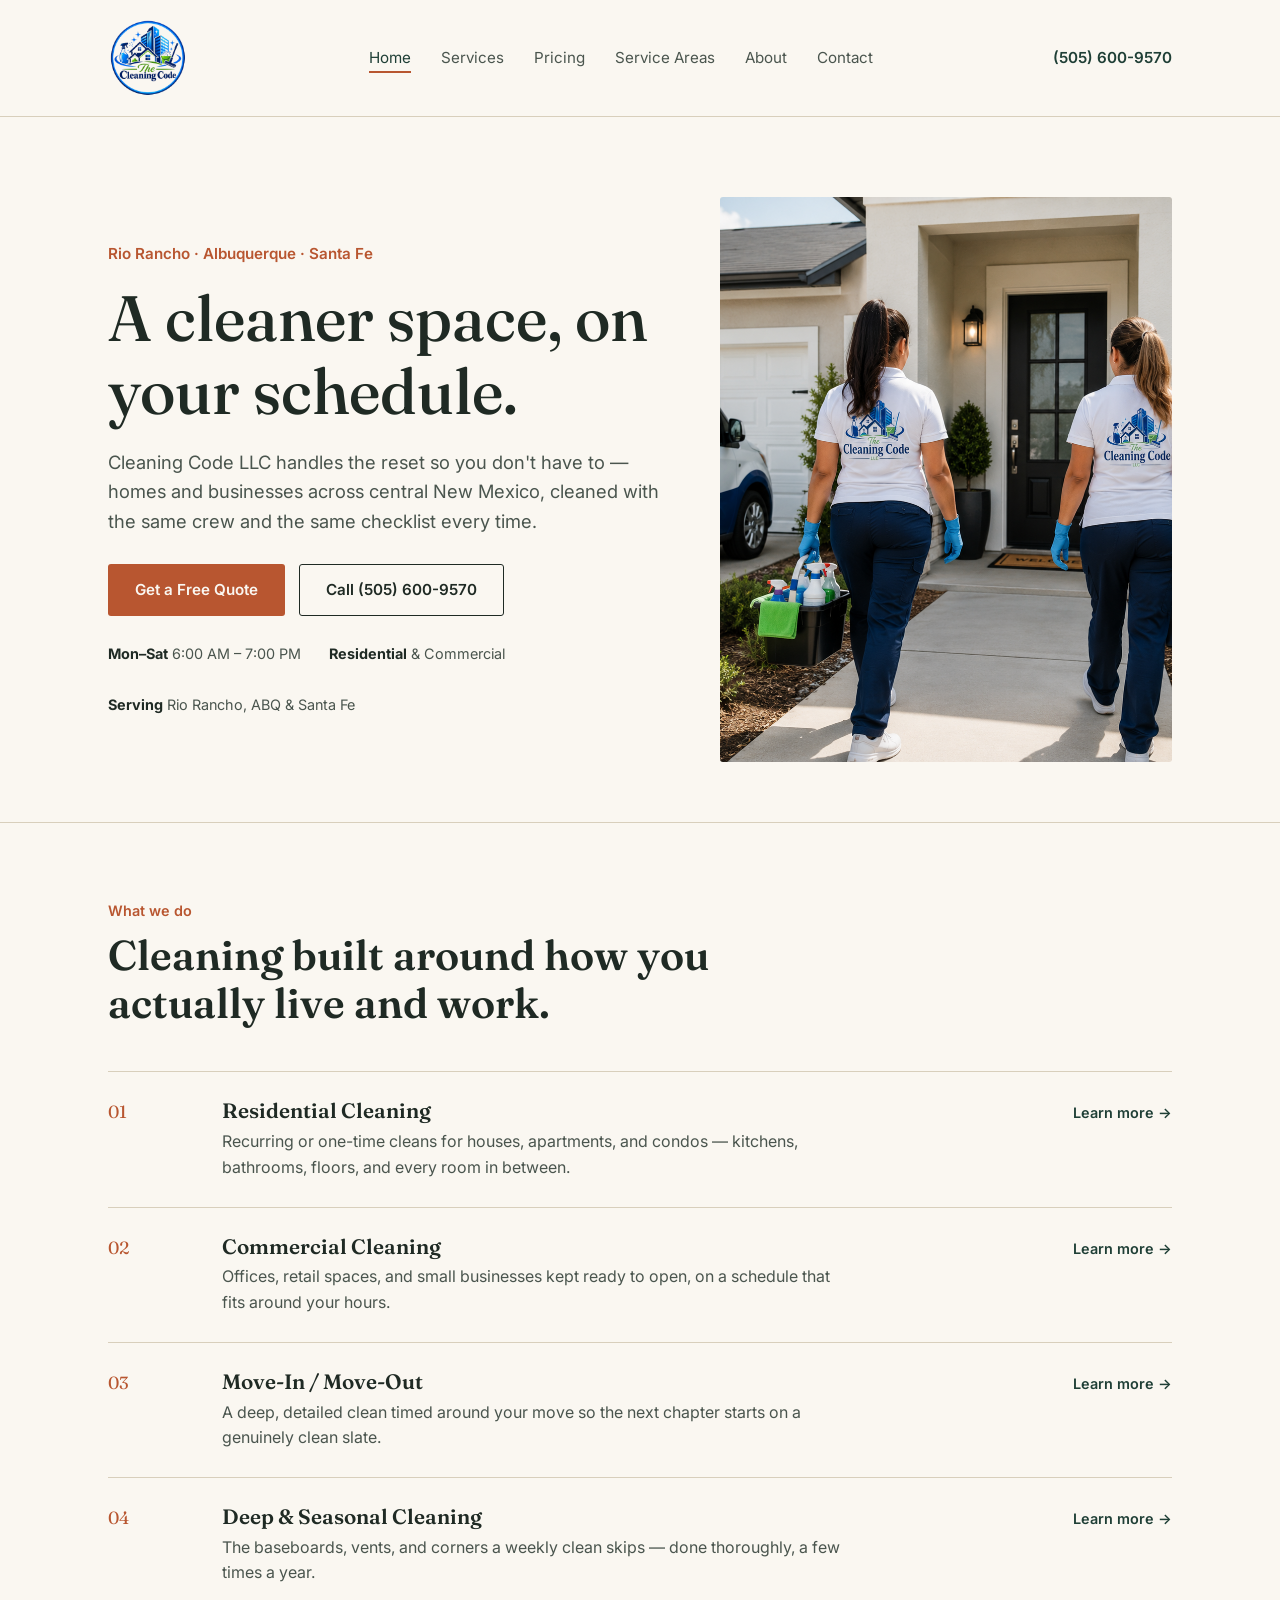
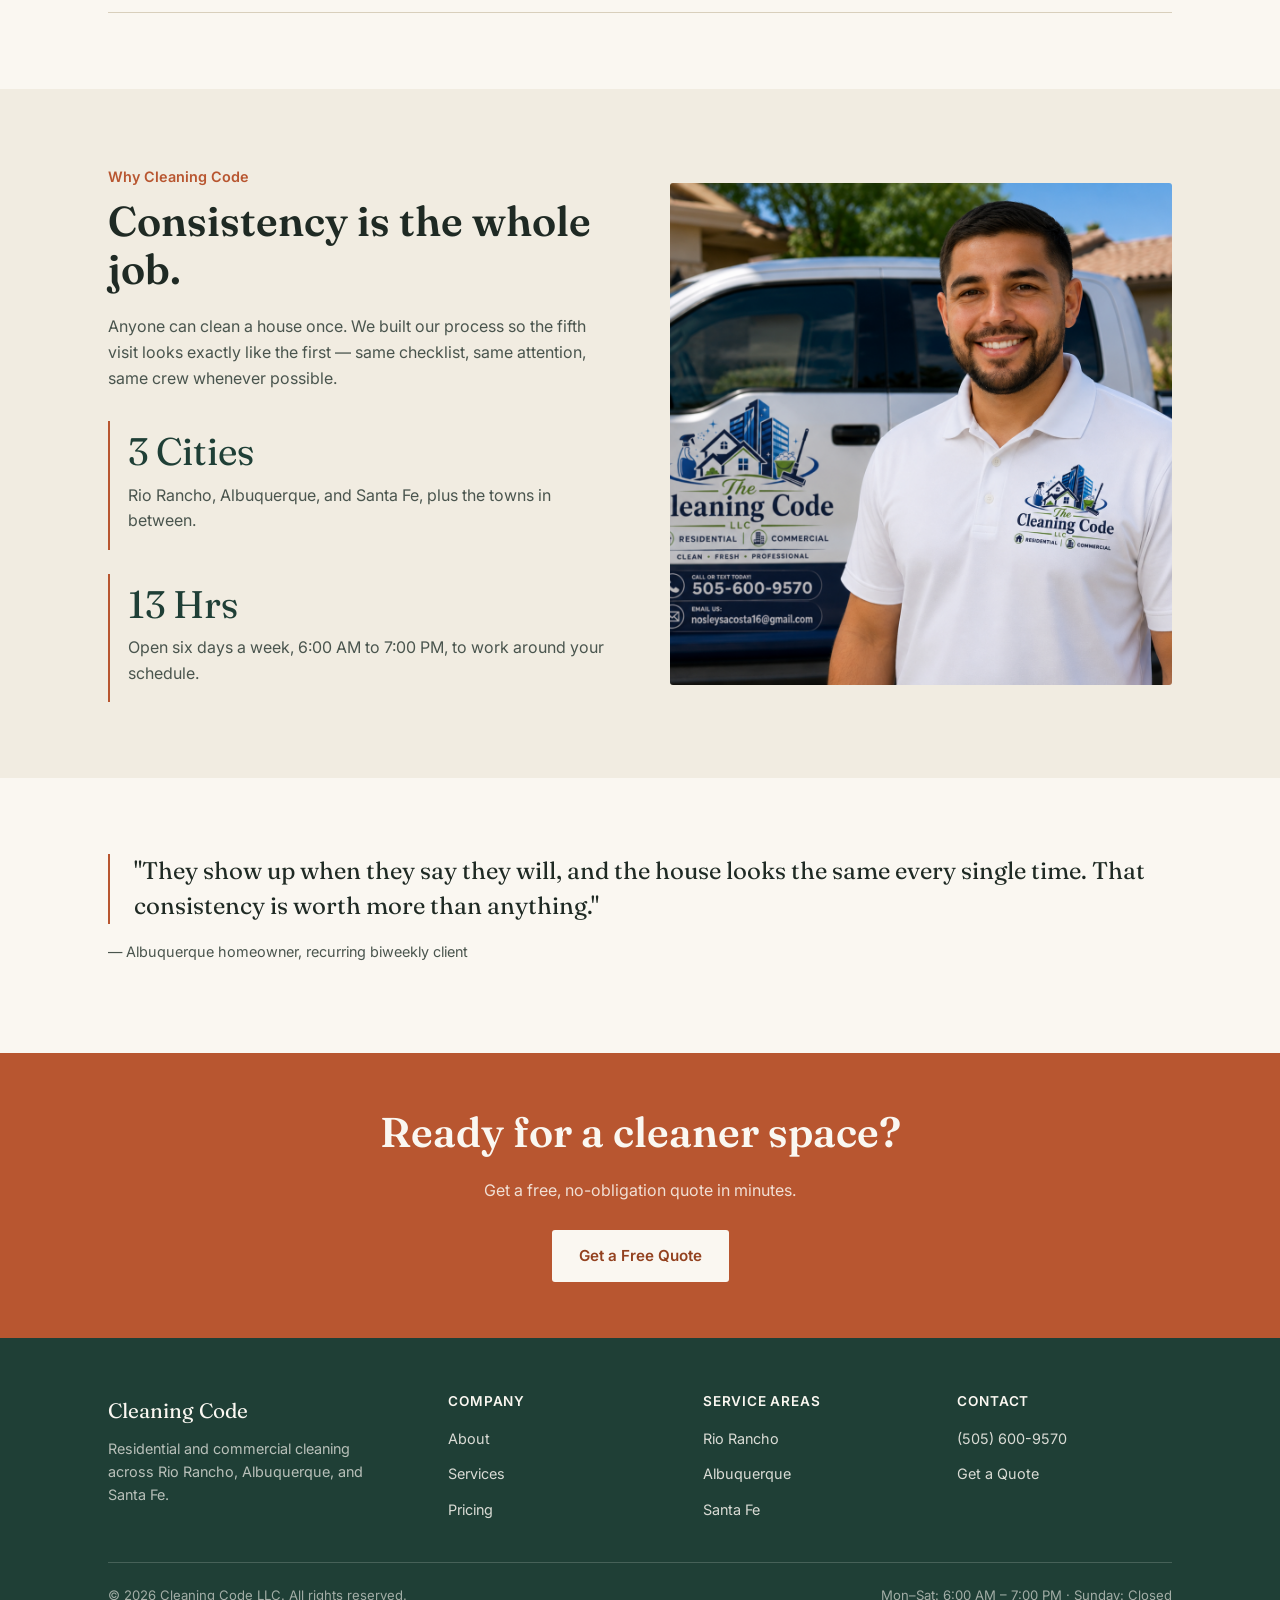
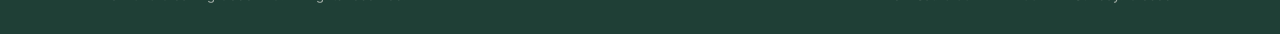
<file: index.html>
<!DOCTYPE html>
<html lang="en">
<head>
<meta charset="UTF-8">
<meta name="viewport" content="width=device-width, initial-scale=1.0">
<title>Cleaning Code LLC | Residential & Commercial Cleaning in Rio Rancho, Albuquerque & Santa Fe</title>
<meta name="description" content="Reliable residential and commercial cleaning serving Rio Rancho, Albuquerque, Santa Fe and surrounding areas. Call (505) 600-9570.">
<link rel="preconnect" href="https://fonts.googleapis.com">
<link href="https://fonts.googleapis.com/css2?family=Fraunces:wght@400;500;600&family=Inter:wght@400;500;600;700&display=swap" rel="stylesheet">
<link rel="stylesheet" href="css/style.css">
<link rel="icon" href="images/logo-circle.png">
</head>
<body>

<header class="site-header">
  <div class="container">
    <a href="index.html" class="wordmark"><img src="images/logo-circle.png" alt="The Cleaning Code LLC"></a>
    <nav class="main-nav">
      <ul>
        <li><a href="index.html" class="active">Home</a></li>
        <li><a href="services.html">Services</a></li>
        <li><a href="pricing.html">Pricing</a></li>
        <li><a href="service-areas.html">Service Areas</a></li>
        <li><a href="about.html">About</a></li>
        <li><a href="contact.html">Contact</a></li>
      </ul>
    </nav>
    <a href="tel:+15056009570" class="header-phone">(505) 600-9570</a>
    <button class="nav-toggle" aria-label="Menu"><span></span><span></span><span></span></button>
  </div>
</header>

<section class="hero">
  <div class="container">
    <div>
      <div class="hero-eyebrow">Rio Rancho &middot; Albuquerque &middot; Santa Fe</div>
      <h1>A cleaner space, on your schedule.</h1>
      <p class="hero-lede">Cleaning Code LLC handles the reset so you don't have to &mdash; homes and businesses across central New Mexico, cleaned with the same crew and the same checklist every time.</p>
      <div class="hero-actions">
        <a href="contact.html" class="btn btn-primary">Get a Free Quote</a>
        <a href="tel:+15056009570" class="btn btn-outline">Call (505) 600-9570</a>
      </div>
      <div class="hero-trust">
        <span><strong>Mon&ndash;Sat</strong> 6:00 AM &ndash; 7:00 PM</span>
        <span><strong>Residential</strong> &amp; Commercial</span>
        <span><strong>Serving</strong> Rio Rancho, ABQ &amp; Santa Fe</span>
      </div>
    </div>
    <div class="photo-frame">
      <img src="images/hero-team.png" alt="Cleaning Code LLC team arriving at a client's home">
    </div>
  </div>
</section>

<section class="section">
  <div class="container">
    <div class="section-head">
      <div class="section-eyebrow">What we do</div>
      <h2>Cleaning built around how you actually live and work.</h2>
    </div>
    <div class="service-ledger">
      <div class="service-row">
        <span class="num">01</span>
        <div>
          <h3>Residential Cleaning</h3>
          <p>Recurring or one-time cleans for houses, apartments, and condos &mdash; kitchens, bathrooms, floors, and every room in between.</p>
        </div>
        <a href="services.html" class="row-link">Learn more &rarr;</a>
      </div>
      <div class="service-row">
        <span class="num">02</span>
        <div>
          <h3>Commercial Cleaning</h3>
          <p>Offices, retail spaces, and small businesses kept ready to open, on a schedule that fits around your hours.</p>
        </div>
        <a href="services.html" class="row-link">Learn more &rarr;</a>
      </div>
      <div class="service-row">
        <span class="num">03</span>
        <div>
          <h3>Move-In / Move-Out</h3>
          <p>A deep, detailed clean timed around your move so the next chapter starts on a genuinely clean slate.</p>
        </div>
        <a href="services.html" class="row-link">Learn more &rarr;</a>
      </div>
      <div class="service-row">
        <span class="num">04</span>
        <div>
          <h3>Deep &amp; Seasonal Cleaning</h3>
          <p>The baseboards, vents, and corners a weekly clean skips &mdash; done thoroughly, a few times a year.</p>
        </div>
        <a href="services.html" class="row-link">Learn more &rarr;</a>
      </div>
    </div>
  </div>
</section>

<section class="section section-dim">
  <div class="container split">
    <div>
      <div class="section-eyebrow">Why Cleaning Code</div>
      <h2>Consistency is the whole job.</h2>
      <p>Anyone can clean a house once. We built our process so the fifth visit looks exactly like the first &mdash; same checklist, same attention, same crew whenever possible.</p>
      <div class="stat-list">
        <div class="stat-block">
          <span class="stat-num">3 Cities</span>
          <p>Rio Rancho, Albuquerque, and Santa Fe, plus the towns in between.</p>
        </div>
        <div class="stat-block">
          <span class="stat-num">13 Hrs</span>
          <p>Open six days a week, 6:00 AM to 7:00 PM, to work around your schedule.</p>
        </div>
      </div>
    </div>
    <div class="photo-frame square">
      <img src="images/about-technician.png" alt="Cleaning Code LLC technician in front of a branded service truck">
    </div>
  </div>
</section>

<section class="section">
  <div class="container">
    <blockquote class="quote-block">
      "They show up when they say they will, and the house looks the same every single time. That consistency is worth more than anything."
    </blockquote>
    <p class="quote-attr">&mdash; Albuquerque homeowner, recurring biweekly client</p>
  </div>
</section>

<section class="cta-band">
  <div class="container">
    <h2>Ready for a cleaner space?</h2>
    <p style="color: rgba(250,247,241,0.85); margin: 0 auto 26px;">Get a free, no-obligation quote in minutes.</p>
    <a href="contact.html" class="btn btn-primary">Get a Free Quote</a>
  </div>
</section>

<footer class="site-footer">
  <div class="container">
    <div class="footer-grid">
      <div>
        <span class="footer-wordmark">Cleaning Code</span>
        <p class="footer-tag">Residential and commercial cleaning across Rio Rancho, Albuquerque, and Santa Fe.</p>
      </div>
      <div>
        <h4>Company</h4>
        <ul>
          <li><a href="about.html">About</a></li>
          <li><a href="services.html">Services</a></li>
          <li><a href="pricing.html">Pricing</a></li>
        </ul>
      </div>
      <div>
        <h4>Service Areas</h4>
        <ul>
          <li><a href="service-areas.html">Rio Rancho</a></li>
          <li><a href="service-areas.html">Albuquerque</a></li>
          <li><a href="service-areas.html">Santa Fe</a></li>
        </ul>
      </div>
      <div>
        <h4>Contact</h4>
        <ul>
          <li><a href="tel:+15056009570">(505) 600-9570</a></li>
          <li><a href="contact.html">Get a Quote</a></li>
        </ul>
      </div>
    </div>
    <div class="footer-bottom">
      <span>&copy; 2026 Cleaning Code LLC. All rights reserved.</span>
      <span>Mon&ndash;Sat: 6:00 AM &ndash; 7:00 PM &middot; Sunday: Closed</span>
    </div>
  </div>
</footer>

<script src="js/main.js"></script>
</body>
</html>
</file>
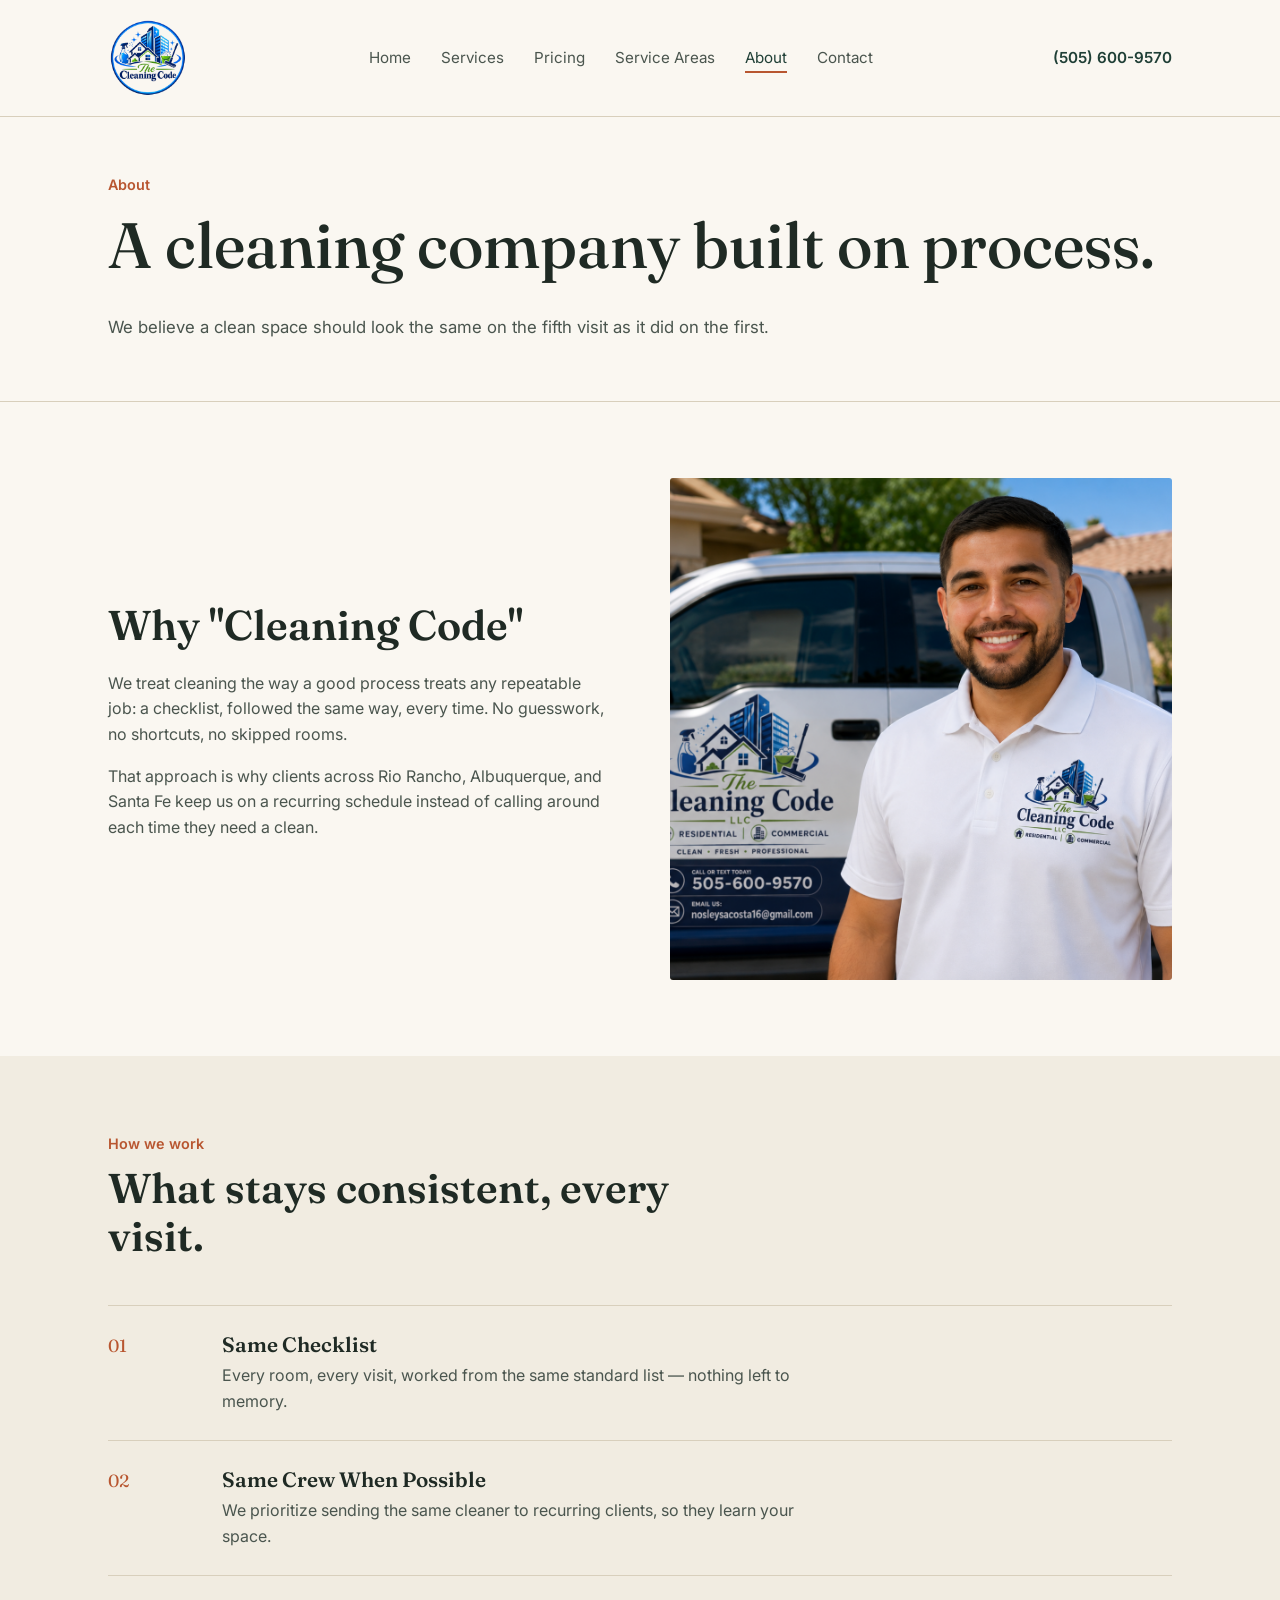
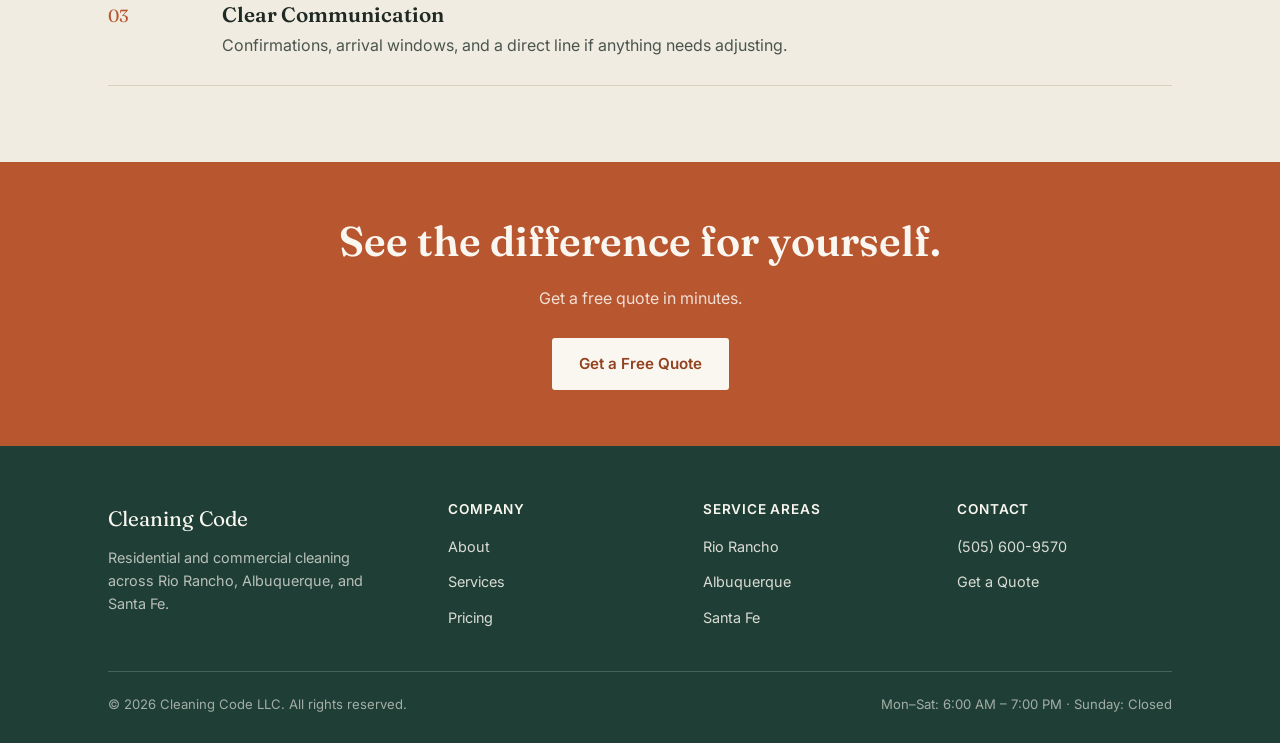
<file: about.html>
<!DOCTYPE html>
<html lang="en">
<head>
<meta charset="UTF-8">
<meta name="viewport" content="width=device-width, initial-scale=1.0">
<title>About | Cleaning Code LLC</title>
<meta name="description" content="Cleaning Code LLC is a residential and commercial cleaning company serving central New Mexico.">
<link rel="preconnect" href="https://fonts.googleapis.com">
<link href="https://fonts.googleapis.com/css2?family=Fraunces:wght@400;500;600&family=Inter:wght@400;500;600;700&display=swap" rel="stylesheet">
<link rel="stylesheet" href="css/style.css">
<link rel="icon" href="images/logo-circle.png">
</head>
<body>

<header class="site-header">
  <div class="container">
    <a href="index.html" class="wordmark"><img src="images/logo-circle.png" alt="The Cleaning Code LLC"></a>
    <nav class="main-nav">
      <ul>
        <li><a href="index.html">Home</a></li>
        <li><a href="services.html">Services</a></li>
        <li><a href="pricing.html">Pricing</a></li>
        <li><a href="service-areas.html">Service Areas</a></li>
        <li><a href="about.html" class="active">About</a></li>
        <li><a href="contact.html">Contact</a></li>
      </ul>
    </nav>
    <a href="tel:+15056009570" class="header-phone">(505) 600-9570</a>
    <button class="nav-toggle" aria-label="Menu"><span></span><span></span><span></span></button>
  </div>
</header>

<section class="page-header">
  <div class="container">
    <div class="section-eyebrow">About</div>
    <h1>A cleaning company built on process.</h1>
    <p>We believe a clean space should look the same on the fifth visit as it did on the first.</p>
  </div>
</section>

<section class="section">
  <div class="container split">
    <div>
      <h2>Why "Cleaning Code"</h2>
      <p>We treat cleaning the way a good process treats any repeatable job: a checklist, followed the same way, every time. No guesswork, no shortcuts, no skipped rooms.</p>
      <p>That approach is why clients across Rio Rancho, Albuquerque, and Santa Fe keep us on a recurring schedule instead of calling around each time they need a clean.</p>
    </div>
    <div class="photo-frame square">
      <img src="images/about-technician.png" alt="Cleaning Code LLC technician in front of a branded service truck">
    </div>
  </div>
</section>

<section class="section section-dim">
  <div class="container">
    <div class="section-head">
      <div class="section-eyebrow">How we work</div>
      <h2>What stays consistent, every visit.</h2>
    </div>
    <div class="service-ledger">
      <div class="service-row">
        <span class="num">01</span>
        <div>
          <h3>Same Checklist</h3>
          <p>Every room, every visit, worked from the same standard list &mdash; nothing left to memory.</p>
        </div>
        <span></span>
      </div>
      <div class="service-row">
        <span class="num">02</span>
        <div>
          <h3>Same Crew When Possible</h3>
          <p>We prioritize sending the same cleaner to recurring clients, so they learn your space.</p>
        </div>
        <span></span>
      </div>
      <div class="service-row">
        <span class="num">03</span>
        <div>
          <h3>Clear Communication</h3>
          <p>Confirmations, arrival windows, and a direct line if anything needs adjusting.</p>
        </div>
        <span></span>
      </div>
    </div>
  </div>
</section>

<section class="cta-band">
  <div class="container">
    <h2>See the difference for yourself.</h2>
    <p style="color: rgba(250,247,241,0.85); margin: 0 auto 26px;">Get a free quote in minutes.</p>
    <a href="contact.html" class="btn btn-primary">Get a Free Quote</a>
  </div>
</section>

<footer class="site-footer">
  <div class="container">
    <div class="footer-grid">
      <div>
        <span class="footer-wordmark">Cleaning Code</span>
        <p class="footer-tag">Residential and commercial cleaning across Rio Rancho, Albuquerque, and Santa Fe.</p>
      </div>
      <div>
        <h4>Company</h4>
        <ul>
          <li><a href="about.html">About</a></li>
          <li><a href="services.html">Services</a></li>
          <li><a href="pricing.html">Pricing</a></li>
        </ul>
      </div>
      <div>
        <h4>Service Areas</h4>
        <ul>
          <li><a href="service-areas.html">Rio Rancho</a></li>
          <li><a href="service-areas.html">Albuquerque</a></li>
          <li><a href="service-areas.html">Santa Fe</a></li>
        </ul>
      </div>
      <div>
        <h4>Contact</h4>
        <ul>
          <li><a href="tel:+15056009570">(505) 600-9570</a></li>
          <li><a href="contact.html">Get a Quote</a></li>
        </ul>
      </div>
    </div>
    <div class="footer-bottom">
      <span>&copy; 2026 Cleaning Code LLC. All rights reserved.</span>
      <span>Mon&ndash;Sat: 6:00 AM &ndash; 7:00 PM &middot; Sunday: Closed</span>
    </div>
  </div>
</footer>

<script src="js/main.js"></script>
</body>
</html>
</file>
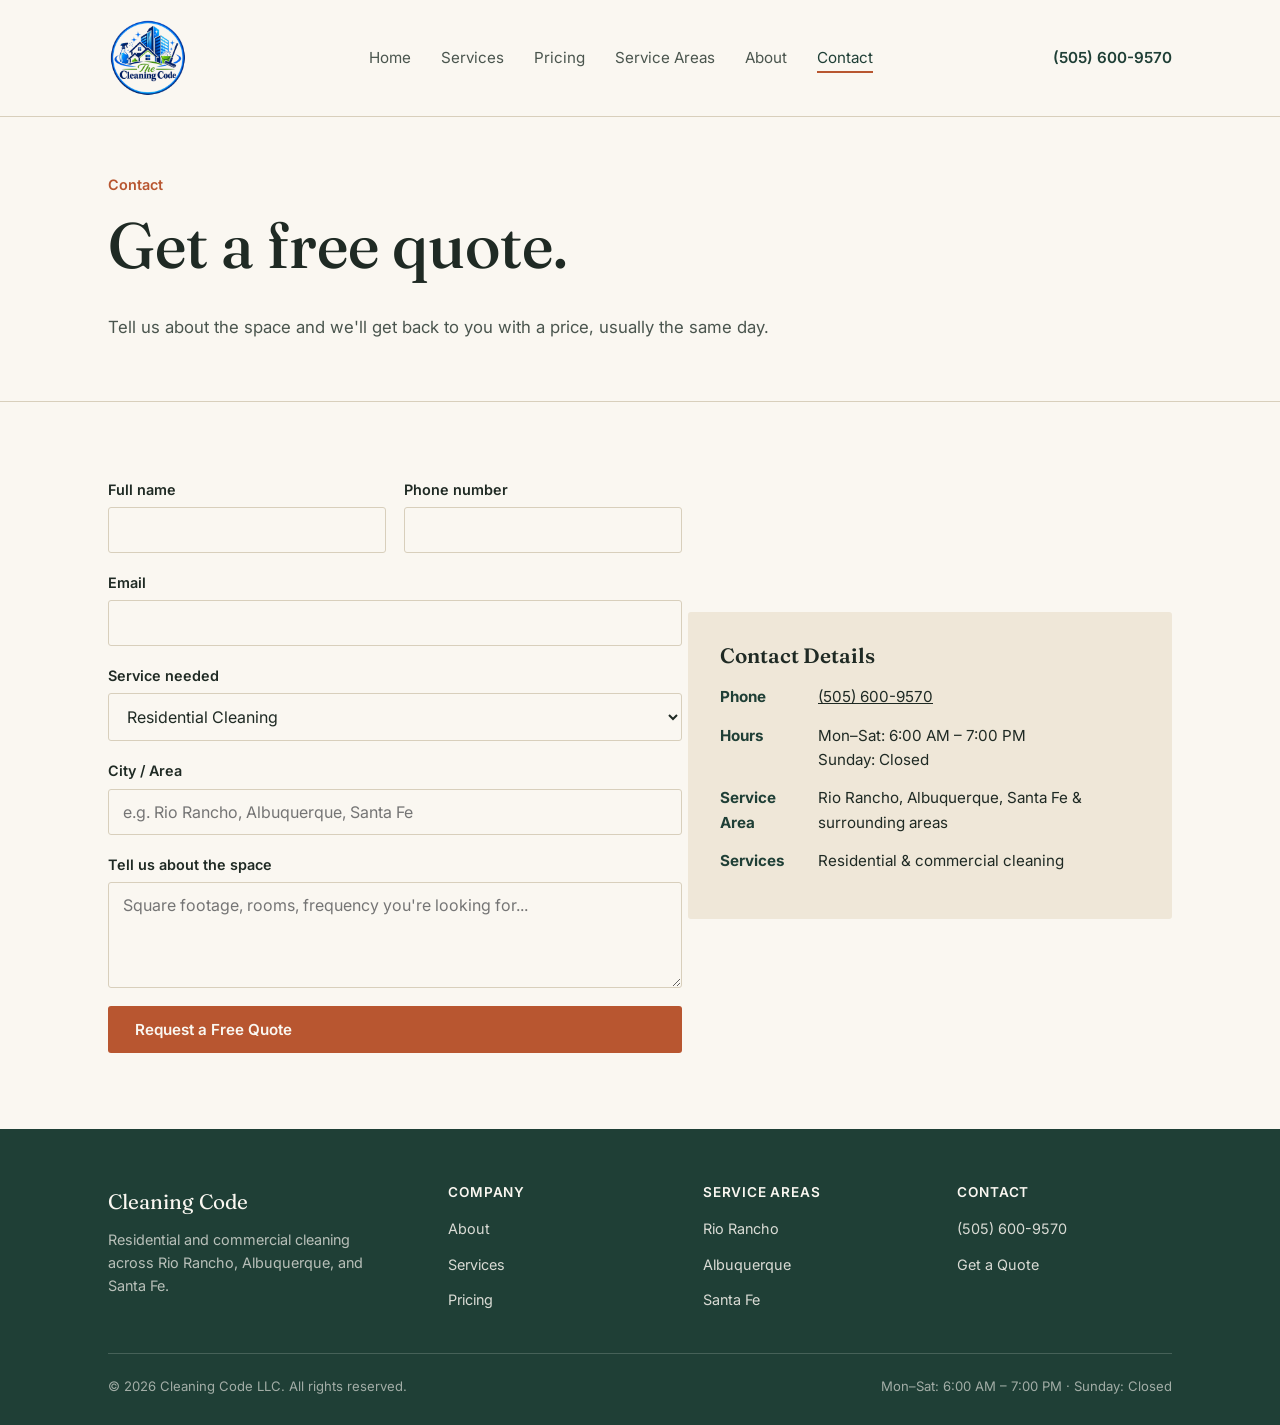
<file: contact.html>
<!DOCTYPE html>
<html lang="en">
<head>
<meta charset="UTF-8">
<meta name="viewport" content="width=device-width, initial-scale=1.0">
<title>Contact | Cleaning Code LLC</title>
<meta name="description" content="Get a free cleaning quote from Cleaning Code LLC. Call (505) 600-9570 or send a message.">
<link rel="preconnect" href="https://fonts.googleapis.com">
<link href="https://fonts.googleapis.com/css2?family=Fraunces:wght@400;500;600&family=Inter:wght@400;500;600;700&display=swap" rel="stylesheet">
<link rel="stylesheet" href="css/style.css">
<link rel="icon" href="images/logo-circle.png">
</head>
<body>

<header class="site-header">
  <div class="container">
    <a href="index.html" class="wordmark"><img src="images/logo-circle.png" alt="The Cleaning Code LLC"></a>
    <nav class="main-nav">
      <ul>
        <li><a href="index.html">Home</a></li>
        <li><a href="services.html">Services</a></li>
        <li><a href="pricing.html">Pricing</a></li>
        <li><a href="service-areas.html">Service Areas</a></li>
        <li><a href="about.html">About</a></li>
        <li><a href="contact.html" class="active">Contact</a></li>
      </ul>
    </nav>
    <a href="tel:+15056009570" class="header-phone">(505) 600-9570</a>
    <button class="nav-toggle" aria-label="Menu"><span></span><span></span><span></span></button>
  </div>
</header>

<section class="page-header">
  <div class="container">
    <div class="section-eyebrow">Contact</div>
    <h1>Get a free quote.</h1>
    <p>Tell us about the space and we'll get back to you with a price, usually the same day.</p>
  </div>
</section>

<section class="section">
  <div class="container split">
    <form class="contact-form" action="https://api.web3forms.com/submit" method="POST">
      <input type="hidden" name="access_key" value="7f39a92b-761e-40e9-8341-b0eaa24a37a0">
      <input type="hidden" name="subject" value="New Quote Request - Cleaning Code LLC">
      <input type="hidden" name="redirect" value="https://enriquemendoza99.github.io/cleaning-code-llc/thank-you.html">
      <div class="form-two">
        <div class="form-row">
          <label for="name">Full name</label>
          <input type="text" id="name" name="name" required>
        </div>
        <div class="form-row">
          <label for="phone">Phone number</label>
          <input type="tel" id="phone" name="phone" required>
        </div>
      </div>
      <div class="form-row">
        <label for="email">Email</label>
        <input type="email" id="email" name="email" required>
      </div>
      <div class="form-row">
        <label for="service">Service needed</label>
        <select id="service" name="service">
          <option>Residential Cleaning</option>
          <option>Commercial Cleaning</option>
          <option>Move-In / Move-Out Cleaning</option>
          <option>Deep & Seasonal Cleaning</option>
          <option>Post-Construction Cleanup</option>
          <option>Not sure yet</option>
        </select>
      </div>
      <div class="form-row">
        <label for="address">City / Area</label>
        <input type="text" id="address" name="address" placeholder="e.g. Rio Rancho, Albuquerque, Santa Fe">
      </div>
      <div class="form-row">
        <label for="message">Tell us about the space</label>
        <textarea id="message" name="message" rows="4" placeholder="Square footage, rooms, frequency you're looking for..."></textarea>
      </div>
      <button type="submit" class="btn btn-primary">Request a Free Quote</button>
    </form>

    <div class="info-card">
      <h3>Contact Details</h3>
      <div class="info-line"><strong>Phone</strong> <a href="tel:+15056009570">(505) 600-9570</a></div>
      <div class="info-line"><strong>Hours</strong> Mon&ndash;Sat: 6:00 AM &ndash; 7:00 PM<br>Sunday: Closed</div>
      <div class="info-line"><strong>Service Area</strong> Rio Rancho, Albuquerque, Santa Fe &amp; surrounding areas</div>
      <div class="info-line"><strong>Services</strong> Residential &amp; commercial cleaning</div>
    </div>
  </div>
</section>

<footer class="site-footer">
  <div class="container">
    <div class="footer-grid">
      <div>
        <span class="footer-wordmark">Cleaning Code</span>
        <p class="footer-tag">Residential and commercial cleaning across Rio Rancho, Albuquerque, and Santa Fe.</p>
      </div>
      <div>
        <h4>Company</h4>
        <ul>
          <li><a href="about.html">About</a></li>
          <li><a href="services.html">Services</a></li>
          <li><a href="pricing.html">Pricing</a></li>
        </ul>
      </div>
      <div>
        <h4>Service Areas</h4>
        <ul>
          <li><a href="service-areas.html">Rio Rancho</a></li>
          <li><a href="service-areas.html">Albuquerque</a></li>
          <li><a href="service-areas.html">Santa Fe</a></li>
        </ul>
      </div>
      <div>
        <h4>Contact</h4>
        <ul>
          <li><a href="tel:+15056009570">(505) 600-9570</a></li>
          <li><a href="contact.html">Get a Quote</a></li>
        </ul>
      </div>
    </div>
    <div class="footer-bottom">
      <span>&copy; 2026 Cleaning Code LLC. All rights reserved.</span>
      <span>Mon&ndash;Sat: 6:00 AM &ndash; 7:00 PM &middot; Sunday: Closed</span>
    </div>
  </div>
</footer>

<script src="js/main.js"></script>
</body>
</html>
</file>
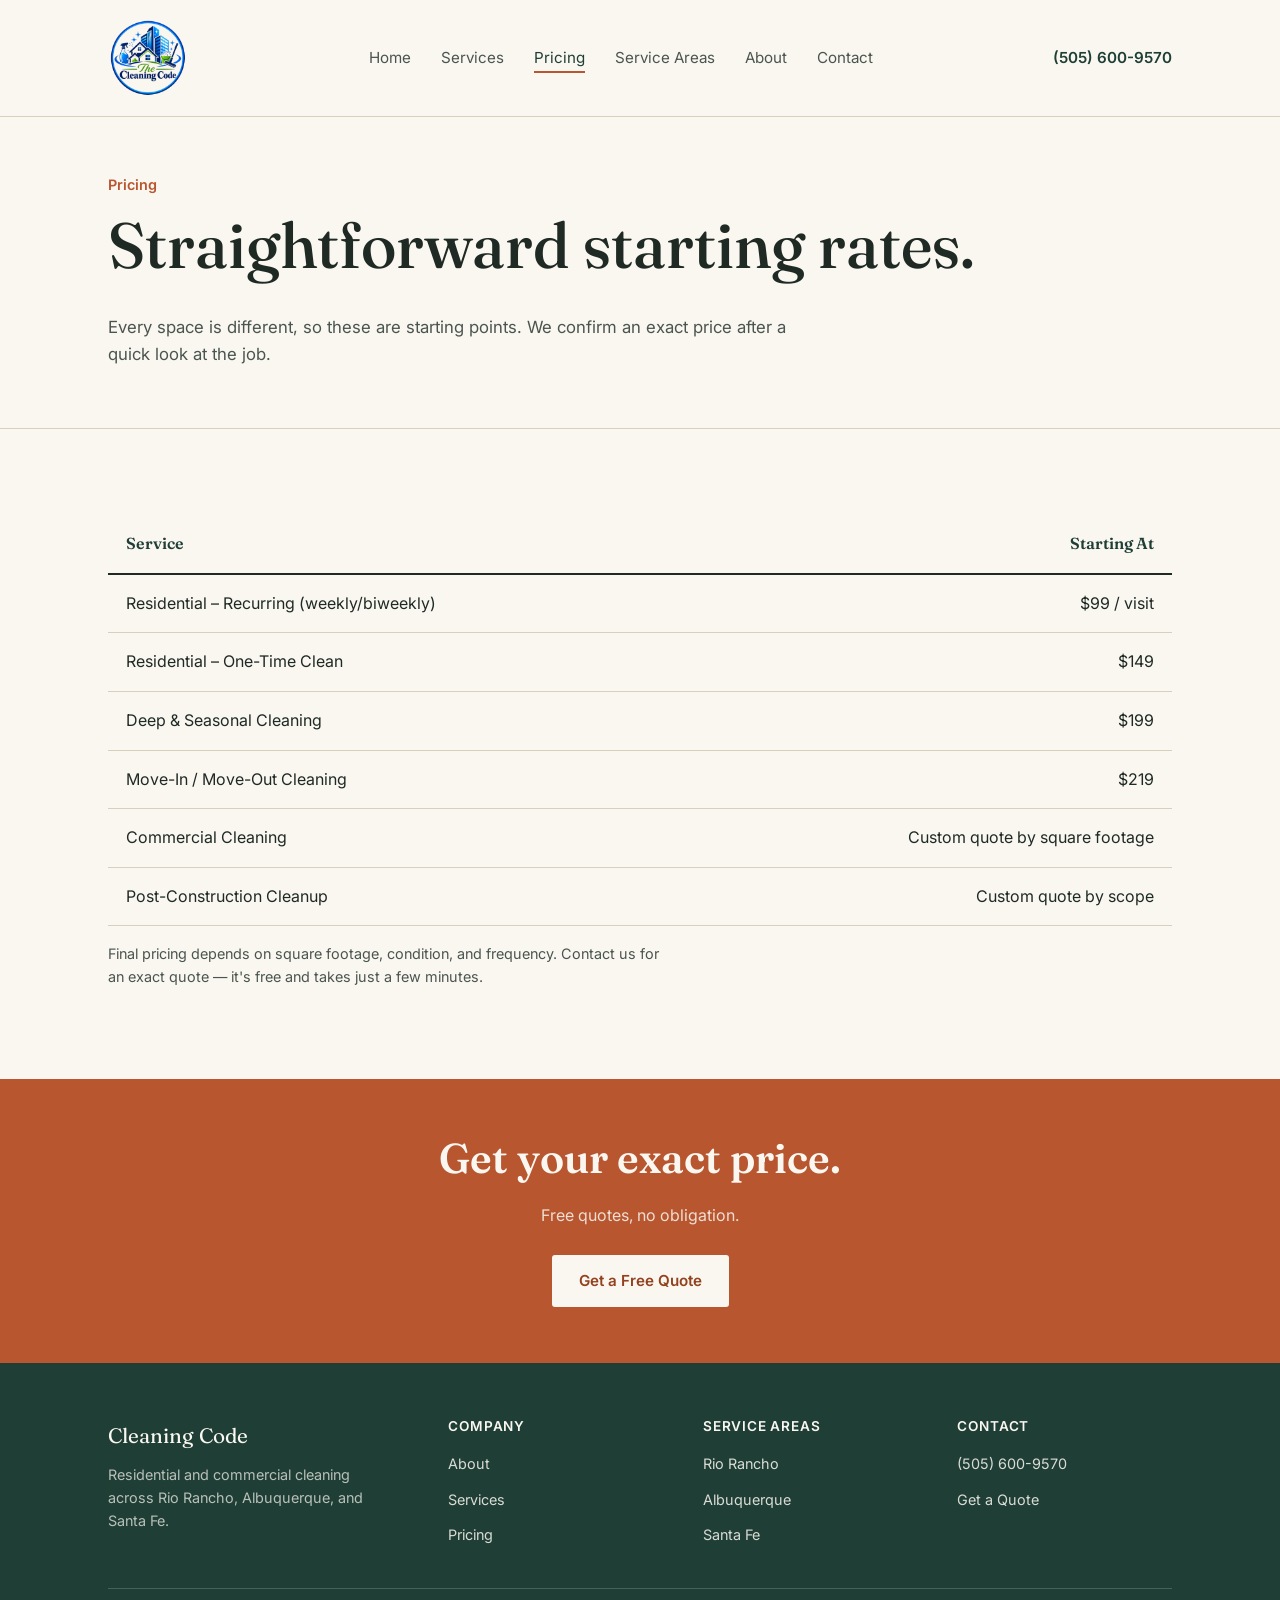
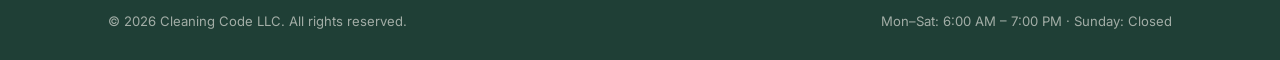
<file: pricing.html>
<!DOCTYPE html>
<html lang="en">
<head>
<meta charset="UTF-8">
<meta name="viewport" content="width=device-width, initial-scale=1.0">
<title>Pricing | Cleaning Code LLC</title>
<meta name="description" content="Transparent starting rates for residential and commercial cleaning from Cleaning Code LLC.">
<link rel="preconnect" href="https://fonts.googleapis.com">
<link href="https://fonts.googleapis.com/css2?family=Fraunces:wght@400;500;600&family=Inter:wght@400;500;600;700&display=swap" rel="stylesheet">
<link rel="stylesheet" href="css/style.css">
<link rel="icon" href="images/logo-circle.png">
</head>
<body>

<header class="site-header">
  <div class="container">
    <a href="index.html" class="wordmark"><img src="images/logo-circle.png" alt="The Cleaning Code LLC"></a>
    <nav class="main-nav">
      <ul>
        <li><a href="index.html">Home</a></li>
        <li><a href="services.html">Services</a></li>
        <li><a href="pricing.html" class="active">Pricing</a></li>
        <li><a href="service-areas.html">Service Areas</a></li>
        <li><a href="about.html">About</a></li>
        <li><a href="contact.html">Contact</a></li>
      </ul>
    </nav>
    <a href="tel:+15056009570" class="header-phone">(505) 600-9570</a>
    <button class="nav-toggle" aria-label="Menu"><span></span><span></span><span></span></button>
  </div>
</header>

<section class="page-header">
  <div class="container">
    <div class="section-eyebrow">Pricing</div>
    <h1>Straightforward starting rates.</h1>
    <p>Every space is different, so these are starting points. We confirm an exact price after a quick look at the job.</p>
  </div>
</section>

<section class="section">
  <div class="container">
    <table class="pricing-table">
      <thead>
        <tr>
          <th>Service</th>
          <th>Starting At</th>
        </tr>
      </thead>
      <tbody>
        <tr>
          <td>Residential &ndash; Recurring (weekly/biweekly)</td>
          <td>$99 / visit</td>
        </tr>
        <tr>
          <td>Residential &ndash; One-Time Clean</td>
          <td>$149</td>
        </tr>
        <tr>
          <td>Deep &amp; Seasonal Cleaning</td>
          <td>$199</td>
        </tr>
        <tr>
          <td>Move-In / Move-Out Cleaning</td>
          <td>$219</td>
        </tr>
        <tr>
          <td>Commercial Cleaning</td>
          <td>Custom quote by square footage</td>
        </tr>
        <tr>
          <td>Post-Construction Cleanup</td>
          <td>Custom quote by scope</td>
        </tr>
      </tbody>
    </table>
    <p class="pricing-note">Final pricing depends on square footage, condition, and frequency. Contact us for an exact quote &mdash; it's free and takes just a few minutes.</p>
  </div>
</section>

<section class="cta-band">
  <div class="container">
    <h2>Get your exact price.</h2>
    <p style="color: rgba(250,247,241,0.85); margin: 0 auto 26px;">Free quotes, no obligation.</p>
    <a href="contact.html" class="btn btn-primary">Get a Free Quote</a>
  </div>
</section>

<footer class="site-footer">
  <div class="container">
    <div class="footer-grid">
      <div>
        <span class="footer-wordmark">Cleaning Code</span>
        <p class="footer-tag">Residential and commercial cleaning across Rio Rancho, Albuquerque, and Santa Fe.</p>
      </div>
      <div>
        <h4>Company</h4>
        <ul>
          <li><a href="about.html">About</a></li>
          <li><a href="services.html">Services</a></li>
          <li><a href="pricing.html">Pricing</a></li>
        </ul>
      </div>
      <div>
        <h4>Service Areas</h4>
        <ul>
          <li><a href="service-areas.html">Rio Rancho</a></li>
          <li><a href="service-areas.html">Albuquerque</a></li>
          <li><a href="service-areas.html">Santa Fe</a></li>
        </ul>
      </div>
      <div>
        <h4>Contact</h4>
        <ul>
          <li><a href="tel:+15056009570">(505) 600-9570</a></li>
          <li><a href="contact.html">Get a Quote</a></li>
        </ul>
      </div>
    </div>
    <div class="footer-bottom">
      <span>&copy; 2026 Cleaning Code LLC. All rights reserved.</span>
      <span>Mon&ndash;Sat: 6:00 AM &ndash; 7:00 PM &middot; Sunday: Closed</span>
    </div>
  </div>
</footer>

<script src="js/main.js"></script>
</body>
</html>
</file>
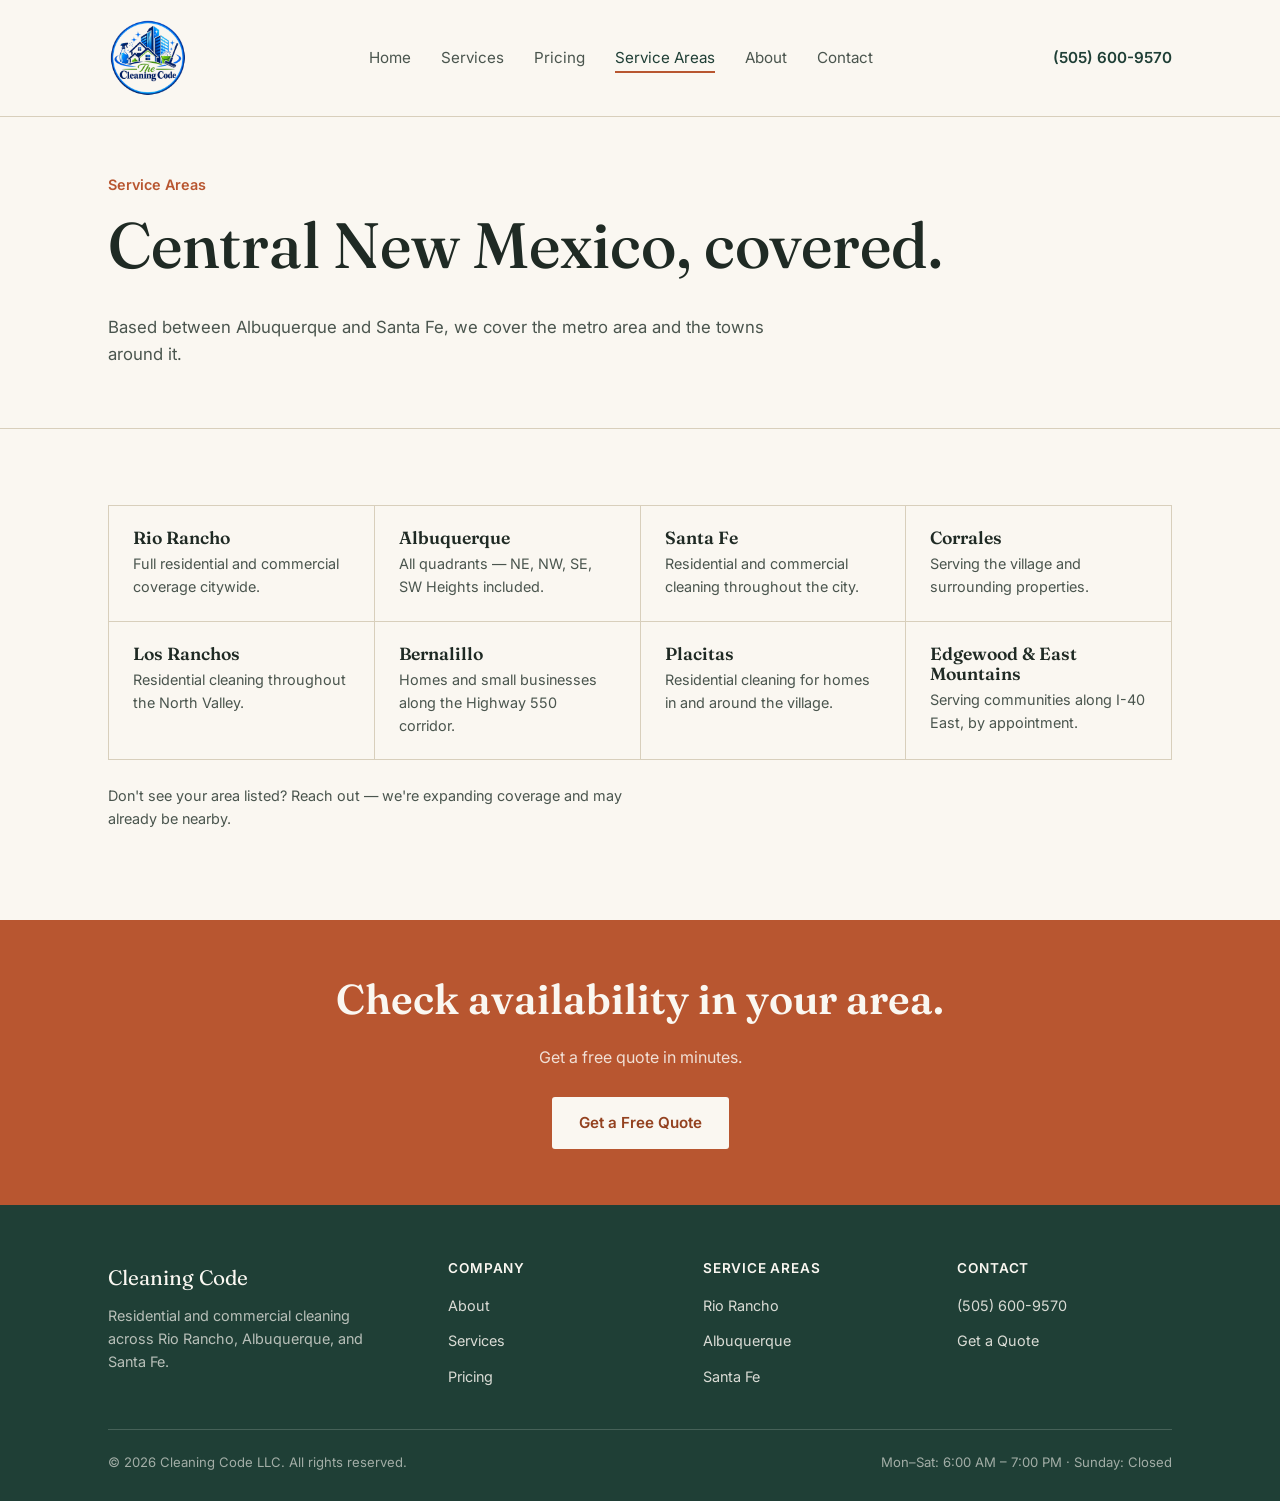
<file: service-areas.html>
<!DOCTYPE html>
<html lang="en">
<head>
<meta charset="UTF-8">
<meta name="viewport" content="width=device-width, initial-scale=1.0">
<title>Service Areas | Cleaning Code LLC</title>
<meta name="description" content="Cleaning Code LLC serves Rio Rancho, Albuquerque, Santa Fe, and surrounding areas.">
<link rel="preconnect" href="https://fonts.googleapis.com">
<link href="https://fonts.googleapis.com/css2?family=Fraunces:wght@400;500;600&family=Inter:wght@400;500;600;700&display=swap" rel="stylesheet">
<link rel="stylesheet" href="css/style.css">
<link rel="icon" href="images/logo-circle.png">
</head>
<body>

<header class="site-header">
  <div class="container">
    <a href="index.html" class="wordmark"><img src="images/logo-circle.png" alt="The Cleaning Code LLC"></a>
    <nav class="main-nav">
      <ul>
        <li><a href="index.html">Home</a></li>
        <li><a href="services.html">Services</a></li>
        <li><a href="pricing.html">Pricing</a></li>
        <li><a href="service-areas.html" class="active">Service Areas</a></li>
        <li><a href="about.html">About</a></li>
        <li><a href="contact.html">Contact</a></li>
      </ul>
    </nav>
    <a href="tel:+15056009570" class="header-phone">(505) 600-9570</a>
    <button class="nav-toggle" aria-label="Menu"><span></span><span></span><span></span></button>
  </div>
</header>

<section class="page-header">
  <div class="container">
    <div class="section-eyebrow">Service Areas</div>
    <h1>Central New Mexico, covered.</h1>
    <p>Based between Albuquerque and Santa Fe, we cover the metro area and the towns around it.</p>
  </div>
</section>

<section class="section">
  <div class="container">
    <div class="area-list">
      <div class="area-item">
        <h3>Rio Rancho</h3>
        <p>Full residential and commercial coverage citywide.</p>
      </div>
      <div class="area-item">
        <h3>Albuquerque</h3>
        <p>All quadrants &mdash; NE, NW, SE, SW Heights included.</p>
      </div>
      <div class="area-item">
        <h3>Santa Fe</h3>
        <p>Residential and commercial cleaning throughout the city.</p>
      </div>
      <div class="area-item">
        <h3>Corrales</h3>
        <p>Serving the village and surrounding properties.</p>
      </div>
      <div class="area-item">
        <h3>Los Ranchos</h3>
        <p>Residential cleaning throughout the North Valley.</p>
      </div>
      <div class="area-item">
        <h3>Bernalillo</h3>
        <p>Homes and small businesses along the Highway 550 corridor.</p>
      </div>
      <div class="area-item">
        <h3>Placitas</h3>
        <p>Residential cleaning for homes in and around the village.</p>
      </div>
      <div class="area-item">
        <h3>Edgewood &amp; East Mountains</h3>
        <p>Serving communities along I-40 East, by appointment.</p>
      </div>
    </div>
    <p style="margin-top: 24px; font-size: 0.9rem; color: var(--ink-soft);">Don't see your area listed? Reach out &mdash; we're expanding coverage and may already be nearby.</p>
  </div>
</section>

<section class="cta-band">
  <div class="container">
    <h2>Check availability in your area.</h2>
    <p style="color: rgba(250,247,241,0.85); margin: 0 auto 26px;">Get a free quote in minutes.</p>
    <a href="contact.html" class="btn btn-primary">Get a Free Quote</a>
  </div>
</section>

<footer class="site-footer">
  <div class="container">
    <div class="footer-grid">
      <div>
        <span class="footer-wordmark">Cleaning Code</span>
        <p class="footer-tag">Residential and commercial cleaning across Rio Rancho, Albuquerque, and Santa Fe.</p>
      </div>
      <div>
        <h4>Company</h4>
        <ul>
          <li><a href="about.html">About</a></li>
          <li><a href="services.html">Services</a></li>
          <li><a href="pricing.html">Pricing</a></li>
        </ul>
      </div>
      <div>
        <h4>Service Areas</h4>
        <ul>
          <li><a href="service-areas.html">Rio Rancho</a></li>
          <li><a href="service-areas.html">Albuquerque</a></li>
          <li><a href="service-areas.html">Santa Fe</a></li>
        </ul>
      </div>
      <div>
        <h4>Contact</h4>
        <ul>
          <li><a href="tel:+15056009570">(505) 600-9570</a></li>
          <li><a href="contact.html">Get a Quote</a></li>
        </ul>
      </div>
    </div>
    <div class="footer-bottom">
      <span>&copy; 2026 Cleaning Code LLC. All rights reserved.</span>
      <span>Mon&ndash;Sat: 6:00 AM &ndash; 7:00 PM &middot; Sunday: Closed</span>
    </div>
  </div>
</footer>

<script src="js/main.js"></script>
</body>
</html>
</file>
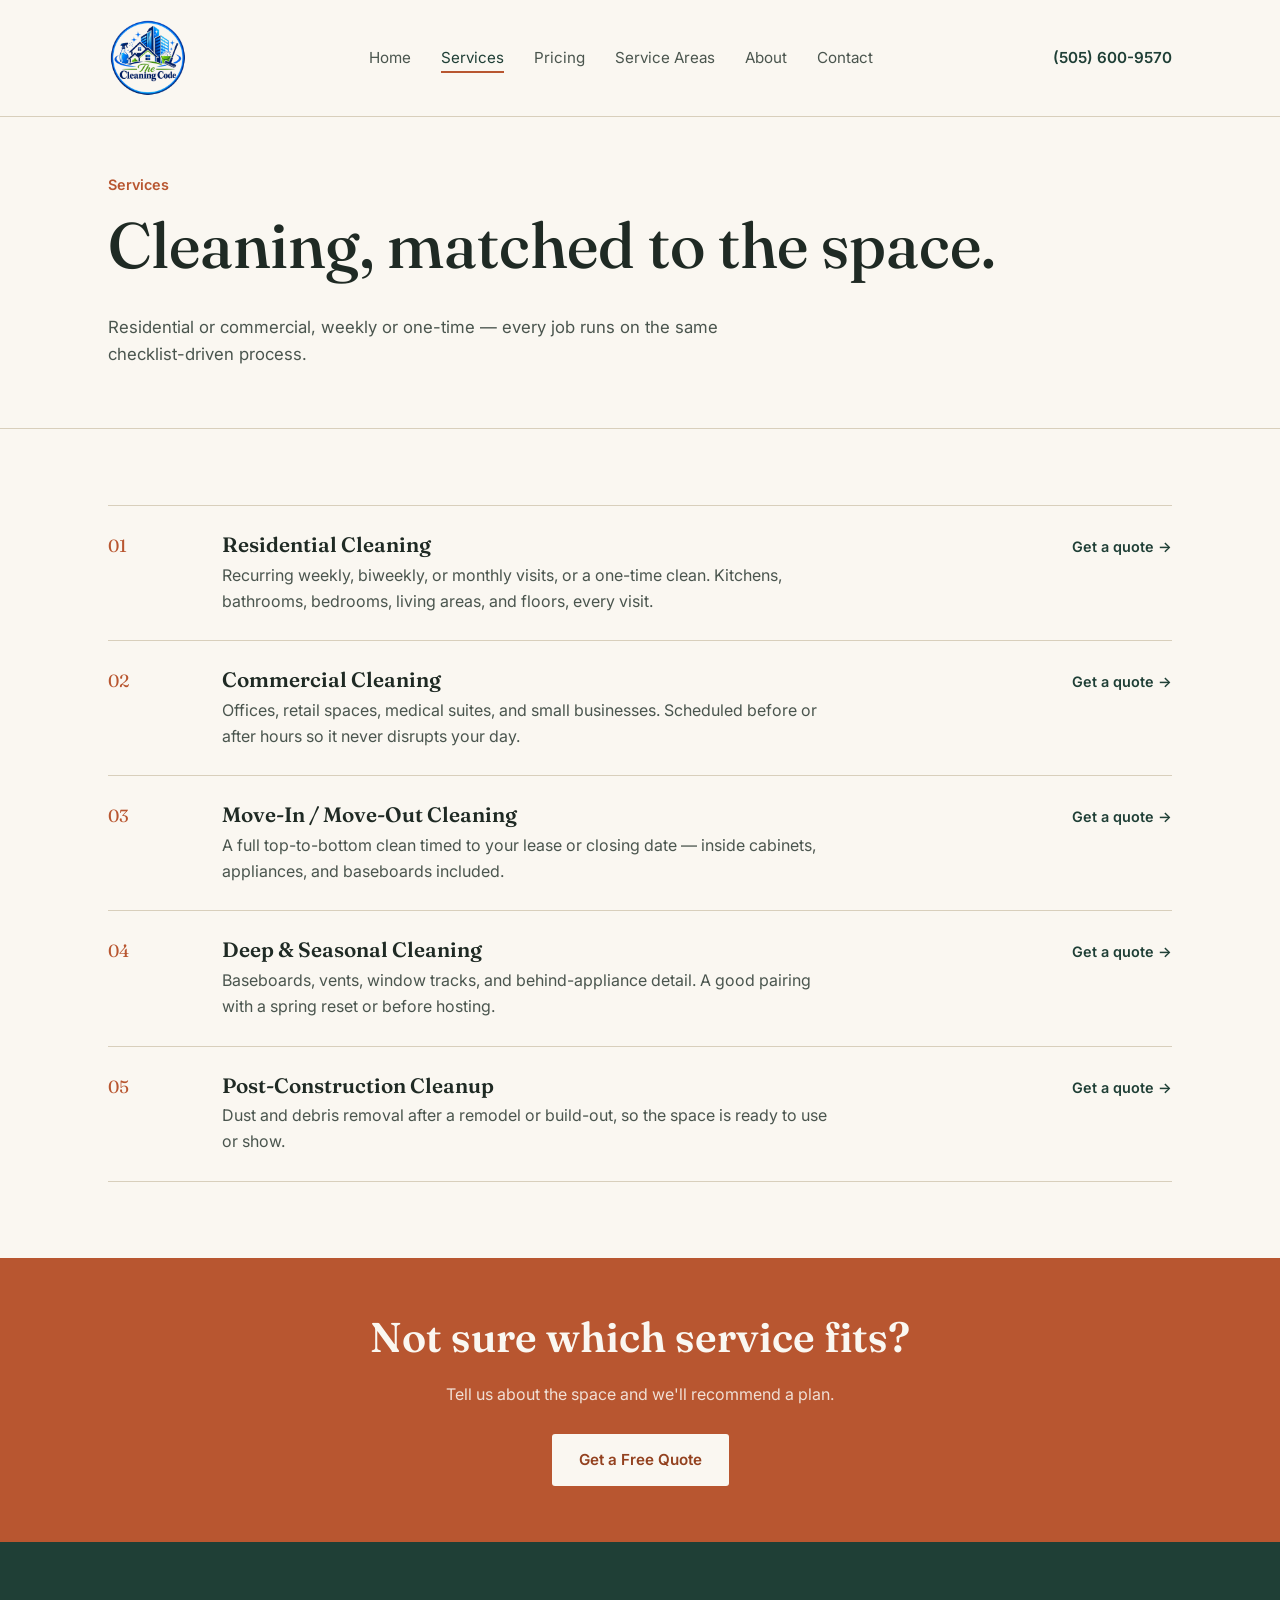
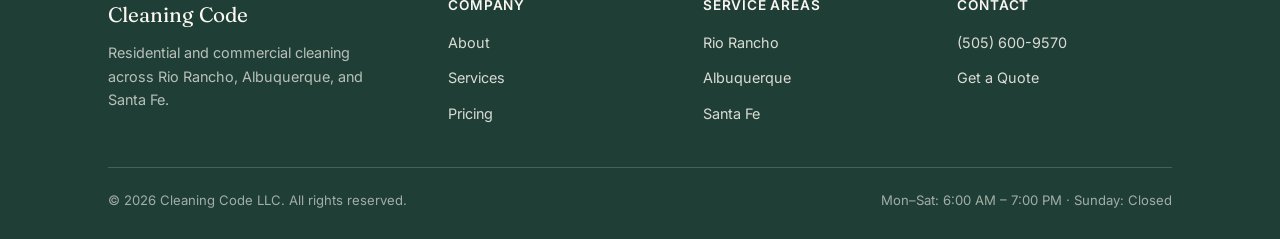
<file: services.html>
<!DOCTYPE html>
<html lang="en">
<head>
<meta charset="UTF-8">
<meta name="viewport" content="width=device-width, initial-scale=1.0">
<title>Services | Cleaning Code LLC</title>
<meta name="description" content="Residential, commercial, move-in/move-out, and deep cleaning services from Cleaning Code LLC.">
<link rel="preconnect" href="https://fonts.googleapis.com">
<link href="https://fonts.googleapis.com/css2?family=Fraunces:wght@400;500;600&family=Inter:wght@400;500;600;700&display=swap" rel="stylesheet">
<link rel="stylesheet" href="css/style.css">
<link rel="icon" href="images/logo-circle.png">
</head>
<body>

<header class="site-header">
  <div class="container">
    <a href="index.html" class="wordmark"><img src="images/logo-circle.png" alt="The Cleaning Code LLC"></a>
    <nav class="main-nav">
      <ul>
        <li><a href="index.html">Home</a></li>
        <li><a href="services.html" class="active">Services</a></li>
        <li><a href="pricing.html">Pricing</a></li>
        <li><a href="service-areas.html">Service Areas</a></li>
        <li><a href="about.html">About</a></li>
        <li><a href="contact.html">Contact</a></li>
      </ul>
    </nav>
    <a href="tel:+15056009570" class="header-phone">(505) 600-9570</a>
    <button class="nav-toggle" aria-label="Menu"><span></span><span></span><span></span></button>
  </div>
</header>

<section class="page-header">
  <div class="container">
    <div class="section-eyebrow">Services</div>
    <h1>Cleaning, matched to the space.</h1>
    <p>Residential or commercial, weekly or one-time &mdash; every job runs on the same checklist-driven process.</p>
  </div>
</section>

<section class="section">
  <div class="container">
    <div class="service-ledger">
      <div class="service-row">
        <span class="num">01</span>
        <div>
          <h3>Residential Cleaning</h3>
          <p>Recurring weekly, biweekly, or monthly visits, or a one-time clean. Kitchens, bathrooms, bedrooms, living areas, and floors, every visit.</p>
        </div>
        <a href="contact.html" class="row-link">Get a quote &rarr;</a>
      </div>
      <div class="service-row">
        <span class="num">02</span>
        <div>
          <h3>Commercial Cleaning</h3>
          <p>Offices, retail spaces, medical suites, and small businesses. Scheduled before or after hours so it never disrupts your day.</p>
        </div>
        <a href="contact.html" class="row-link">Get a quote &rarr;</a>
      </div>
      <div class="service-row">
        <span class="num">03</span>
        <div>
          <h3>Move-In / Move-Out Cleaning</h3>
          <p>A full top-to-bottom clean timed to your lease or closing date &mdash; inside cabinets, appliances, and baseboards included.</p>
        </div>
        <a href="contact.html" class="row-link">Get a quote &rarr;</a>
      </div>
      <div class="service-row">
        <span class="num">04</span>
        <div>
          <h3>Deep &amp; Seasonal Cleaning</h3>
          <p>Baseboards, vents, window tracks, and behind-appliance detail. A good pairing with a spring reset or before hosting.</p>
        </div>
        <a href="contact.html" class="row-link">Get a quote &rarr;</a>
      </div>
      <div class="service-row">
        <span class="num">05</span>
        <div>
          <h3>Post-Construction Cleanup</h3>
          <p>Dust and debris removal after a remodel or build-out, so the space is ready to use or show.</p>
        </div>
        <a href="contact.html" class="row-link">Get a quote &rarr;</a>
      </div>
    </div>
  </div>
</section>

<section class="cta-band">
  <div class="container">
    <h2>Not sure which service fits?</h2>
    <p style="color: rgba(250,247,241,0.85); margin: 0 auto 26px;">Tell us about the space and we'll recommend a plan.</p>
    <a href="contact.html" class="btn btn-primary">Get a Free Quote</a>
  </div>
</section>

<footer class="site-footer">
  <div class="container">
    <div class="footer-grid">
      <div>
        <span class="footer-wordmark">Cleaning Code</span>
        <p class="footer-tag">Residential and commercial cleaning across Rio Rancho, Albuquerque, and Santa Fe.</p>
      </div>
      <div>
        <h4>Company</h4>
        <ul>
          <li><a href="about.html">About</a></li>
          <li><a href="services.html">Services</a></li>
          <li><a href="pricing.html">Pricing</a></li>
        </ul>
      </div>
      <div>
        <h4>Service Areas</h4>
        <ul>
          <li><a href="service-areas.html">Rio Rancho</a></li>
          <li><a href="service-areas.html">Albuquerque</a></li>
          <li><a href="service-areas.html">Santa Fe</a></li>
        </ul>
      </div>
      <div>
        <h4>Contact</h4>
        <ul>
          <li><a href="tel:+15056009570">(505) 600-9570</a></li>
          <li><a href="contact.html">Get a Quote</a></li>
        </ul>
      </div>
    </div>
    <div class="footer-bottom">
      <span>&copy; 2026 Cleaning Code LLC. All rights reserved.</span>
      <span>Mon&ndash;Sat: 6:00 AM &ndash; 7:00 PM &middot; Sunday: Closed</span>
    </div>
  </div>
</footer>

<script src="js/main.js"></script>
</body>
</html>
</file>
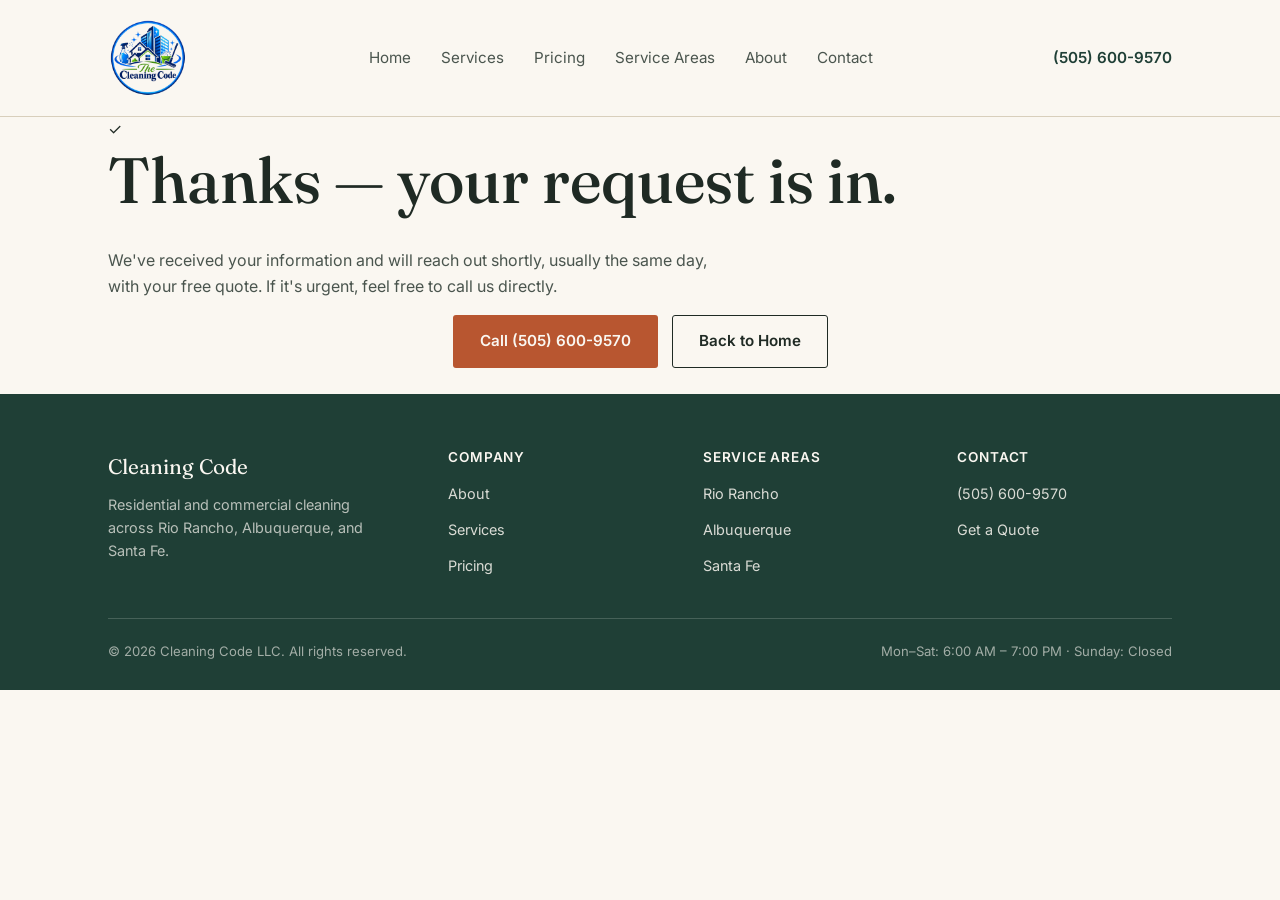
<file: thank-you.html>
<!DOCTYPE html>
<html lang="en">
<head>
<meta charset="UTF-8">
<meta name="viewport" content="width=device-width, initial-scale=1.0">
<title>Thank You | Cleaning Code LLC</title>
<meta name="description" content="Thanks for requesting a free quote from Cleaning Code LLC. We'll be in touch shortly.">
<link rel="preconnect" href="https://fonts.googleapis.com">
<link href="https://fonts.googleapis.com/css2?family=Fraunces:wght@400;500;600&family=Inter:wght@400;500;600;700&display=swap" rel="stylesheet">
<link rel="stylesheet" href="css/style.css">
<link rel="icon" href="images/logo-circle.png">
</head>
<body>

<header class="site-header">
  <div class="container">
    <a href="index.html" class="wordmark"><img src="images/logo-circle.png" alt="The Cleaning Code LLC"></a>
    <nav class="main-nav">
      <ul>
        <li><a href="index.html">Home</a></li>
        <li><a href="services.html">Services</a></li>
        <li><a href="pricing.html">Pricing</a></li>
        <li><a href="service-areas.html">Service Areas</a></li>
        <li><a href="about.html">About</a></li>
        <li><a href="contact.html">Contact</a></li>
      </ul>
    </nav>
    <a href="tel:+15056009570" class="header-phone">(505) 600-9570</a>
    <button class="nav-toggle" aria-label="Menu"><span></span><span></span><span></span></button>
  </div>
</header>

<section class="thanks">
  <div class="container">
    <div class="check-badge">&#10003;</div>
    <h1>Thanks &mdash; your request is in.</h1>
    <p>We've received your information and will reach out shortly, usually the same day, with your free quote. If it's urgent, feel free to call us directly.</p>
    <div class="hero-actions" style="justify-content: center; margin-top: 10px;">
      <a href="tel:+15056009570" class="btn btn-primary">Call (505) 600-9570</a>
      <a href="index.html" class="btn btn-outline">Back to Home</a>
    </div>
  </div>
</section>

<footer class="site-footer">
  <div class="container">
    <div class="footer-grid">
      <div>
        <span class="footer-wordmark">Cleaning Code</span>
        <p class="footer-tag">Residential and commercial cleaning across Rio Rancho, Albuquerque, and Santa Fe.</p>
      </div>
      <div>
        <h4>Company</h4>
        <ul>
          <li><a href="about.html">About</a></li>
          <li><a href="services.html">Services</a></li>
          <li><a href="pricing.html">Pricing</a></li>
        </ul>
      </div>
      <div>
        <h4>Service Areas</h4>
        <ul>
          <li><a href="service-areas.html">Rio Rancho</a></li>
          <li><a href="service-areas.html">Albuquerque</a></li>
          <li><a href="service-areas.html">Santa Fe</a></li>
        </ul>
      </div>
      <div>
        <h4>Contact</h4>
        <ul>
          <li><a href="tel:+15056009570">(505) 600-9570</a></li>
          <li><a href="contact.html">Get a Quote</a></li>
        </ul>
      </div>
    </div>
    <div class="footer-bottom">
      <span>&copy; 2026 Cleaning Code LLC. All rights reserved.</span>
      <span>Mon&ndash;Sat: 6:00 AM &ndash; 7:00 PM &middot; Sunday: Closed</span>
    </div>
  </div>
</footer>

<script src="js/main.js"></script>
</body>
</html>
</file>
<file: css/style.css>
/* ============================================
   Cleaning Code LLC — Design System
   Palette drawn from the high-desert Southwest:
   juniper green, adobe clay, warm paper, dry sand.
   ============================================ */

:root {
  --paper: #FAF7F1;
  --paper-dim: #F1ECE1;
  --ink: #1F2A24;
  --ink-soft: #4A554E;
  --pine: #2F5D50;
  --pine-dark: #1F3F36;
  --pine-light: #4A7C6C;
  --clay: #B85630;
  --clay-dark: #93411F;
  --sand: #EFE7D8;
  --line: #D8CFBC;

  --font-display: 'Fraunces', Georgia, serif;
  --font-body: 'Inter', -apple-system, BlinkMacSystemFont, sans-serif;

  --container: 1120px;
  --radius: 3px;
}

* { box-sizing: border-box; }

html { scroll-behavior: smooth; }

body {
  margin: 0;
  font-family: var(--font-body);
  color: var(--ink);
  background: var(--paper);
  line-height: 1.6;
  -webkit-font-smoothing: antialiased;
}

img { max-width: 100%; display: block; }

a { color: inherit; }

h1, h2, h3, h4 {
  font-family: var(--font-display);
  font-weight: 600;
  line-height: 1.15;
  margin: 0 0 0.5em;
  color: var(--ink);
}

h1 { font-size: clamp(2.4rem, 5vw, 4rem); font-weight: 500; }
h2 { font-size: clamp(1.8rem, 3.4vw, 2.6rem); }
h3 { font-size: 1.3rem; }

p { margin: 0 0 1em; max-width: 62ch; color: var(--ink-soft); }

.container {
  max-width: var(--container);
  margin: 0 auto;
  padding: 0 28px;
}

/* ---------- Buttons ---------- */
.btn {
  display: inline-flex;
  align-items: center;
  gap: 8px;
  padding: 13px 26px;
  border-radius: var(--radius);
  font-family: var(--font-body);
  font-weight: 600;
  font-size: 0.95rem;
  text-decoration: none;
  border: 1.5px solid transparent;
  cursor: pointer;
  transition: transform 0.15s ease, background 0.15s ease;
}
.btn-primary { background: var(--clay); color: var(--paper); }
.btn-primary:hover { background: var(--clay-dark); }
.btn-outline { background: transparent; border-color: var(--ink); color: var(--ink); }
.btn-outline:hover { background: var(--ink); color: var(--paper); }
.btn-outline-light { background: transparent; border-color: var(--paper); color: var(--paper); }
.btn-outline-light:hover { background: var(--paper); color: var(--pine-dark); }

/* ---------- Header / Nav ---------- */
.site-header {
  border-bottom: 1px solid var(--line);
  background: var(--paper);
  position: sticky;
  top: 0;
  z-index: 50;
}
.site-header .container {
  display: flex;
  align-items: center;
  justify-content: space-between;
  padding-top: 18px;
  padding-bottom: 18px;
}
.wordmark {
  font-family: var(--font-display);
  font-size: 1.4rem;
  font-weight: 600;
  text-decoration: none;
  color: var(--pine-dark);
  letter-spacing: -0.01em;
  display: flex;
  align-items: center;
}
.wordmark span { color: var(--clay); }
.wordmark img { height: 80px; width: auto; display: block; }

/* Real photo frames — replaces the abstract sweep-art placeholder look */
.photo-frame {
  position: relative;
  aspect-ratio: 4 / 5;
  border-radius: var(--radius);
  overflow: hidden;
  background: var(--pine);
}
.photo-frame img {
  width: 100%;
  height: 100%;
  object-fit: cover;
  display: block;
}
.photo-frame.square { aspect-ratio: 1 / 1; }

.main-nav ul {
  list-style: none;
  display: flex;
  gap: 30px;
  margin: 0;
  padding: 0;
}
.main-nav a {
  text-decoration: none;
  font-size: 0.95rem;
  color: var(--ink-soft);
  padding-bottom: 4px;
  border-bottom: 2px solid transparent;
}
.main-nav a:hover,
.main-nav a.active {
  color: var(--pine-dark);
  border-bottom-color: var(--clay);
}
.header-phone {
  font-weight: 600;
  font-size: 0.95rem;
  color: var(--pine-dark);
  text-decoration: none;
  white-space: nowrap;
}

.nav-toggle {
  display: none;
  background: none;
  border: none;
  cursor: pointer;
  padding: 6px;
}
.nav-toggle span {
  display: block;
  width: 24px;
  height: 2px;
  background: var(--ink);
  margin: 5px 0;
}

/* ---------- Hero ---------- */
.hero {
  padding: 80px 0 60px;
  border-bottom: 1px solid var(--line);
}
.hero .container {
  display: grid;
  grid-template-columns: 1.1fr 0.9fr;
  gap: 60px;
  align-items: center;
}
.hero-eyebrow {
  color: var(--clay);
  font-weight: 600;
  font-size: 0.95rem;
  margin-bottom: 14px;
}
.hero h1 { margin-bottom: 20px; }
.hero-lede { font-size: 1.15rem; margin-bottom: 28px; }
.hero-actions { display: flex; gap: 14px; flex-wrap: wrap; margin-bottom: 26px; }
.hero-trust {
  display: flex;
  gap: 28px;
  flex-wrap: wrap;
  font-size: 0.9rem;
  color: var(--ink-soft);
}
.hero-trust strong { color: var(--ink); }

/* Abstract "clean sweep" visual — no photography needed */
.sweep-art {
  position: relative;
  aspect-ratio: 4 / 5;
  background: var(--pine);
  border-radius: var(--radius);
  overflow: hidden;
}
.sweep-art::before,
.sweep-art::after {
  content: "";
  position: absolute;
  inset: 0;
}
.sweep-art::before {
  background: repeating-linear-gradient(
    115deg,
    rgba(250, 247, 241, 0.08) 0px,
    rgba(250, 247, 241, 0.08) 2px,
    transparent 2px,
    transparent 34px
  );
}
.sweep-art::after {
  background: radial-gradient(circle at 30% 20%, rgba(250,247,241,0.22), transparent 55%);
}
.sweep-art .sweep-label {
  position: absolute;
  bottom: 24px;
  left: 24px;
  right: 24px;
  color: var(--paper);
  font-family: var(--font-display);
  font-size: 1.1rem;
}

/* ---------- Section basics ---------- */
.section { padding: 76px 0; }
.section-dim { background: var(--paper-dim); }
.section-pine { background: var(--pine-dark); color: var(--paper); }
.section-pine h2, .section-pine h3 { color: var(--paper); }
.section-pine p { color: rgba(250, 247, 241, 0.82); }

.section-head { max-width: 640px; margin-bottom: 44px; }
.section-eyebrow {
  color: var(--clay);
  font-weight: 600;
  font-size: 0.9rem;
  margin-bottom: 10px;
}

/* ---------- Service list (not a card grid — a stacked ledger) ---------- */
.service-ledger { border-top: 1px solid var(--line); }
.service-row {
  display: grid;
  grid-template-columns: 90px 1fr auto;
  gap: 24px;
  align-items: baseline;
  padding: 26px 0;
  border-bottom: 1px solid var(--line);
}
.service-row .num {
  font-family: var(--font-display);
  font-size: 1.1rem;
  color: var(--clay);
}
.service-row h3 { margin-bottom: 6px; }
.service-row p { margin: 0; }
.service-row .row-link {
  font-size: 0.9rem;
  font-weight: 600;
  color: var(--pine-dark);
  text-decoration: none;
  white-space: nowrap;
}
.service-row .row-link:hover { text-decoration: underline; }

/* ---------- Two column feature ---------- */
.split {
  display: grid;
  grid-template-columns: 1fr 1fr;
  gap: 60px;
  align-items: center;
}
.split-reverse .split { direction: rtl; }
.split-reverse .split > * { direction: ltr; }

.stat-block { border-left: 2px solid var(--clay); padding-left: 18px; }
.stat-num {
  font-family: var(--font-display);
  font-size: 2.4rem;
  display: block;
  color: var(--pine-dark);
}
.stat-list { display: grid; gap: 24px; margin-top: 30px; }

/* ---------- Service areas ---------- */
.area-list {
  display: grid;
  grid-template-columns: repeat(auto-fit, minmax(220px, 1fr));
  gap: 0;
  border-top: 1px solid var(--line);
  border-left: 1px solid var(--line);
}
.area-item {
  padding: 22px 24px;
  border-right: 1px solid var(--line);
  border-bottom: 1px solid var(--line);
}
.area-item h3 { margin-bottom: 4px; font-size: 1.1rem; }
.area-item p { font-size: 0.9rem; margin: 0; }

/* ---------- Testimonial strip ---------- */
.quote-block {
  font-family: var(--font-display);
  font-size: 1.5rem;
  line-height: 1.45;
  color: var(--ink);
  border-left: 2px solid var(--clay);
  padding-left: 24px;
  margin: 0;
}
.quote-attr {
  margin-top: 16px;
  font-family: var(--font-body);
  font-size: 0.9rem;
  color: var(--ink-soft);
}

/* ---------- Pricing table ---------- */
.pricing-table { width: 100%; border-collapse: collapse; margin-top: 10px; }
.pricing-table th, .pricing-table td {
  text-align: left;
  padding: 16px 18px;
  border-bottom: 1px solid var(--line);
}
.pricing-table th {
  font-family: var(--font-display);
  font-weight: 600;
  font-size: 1rem;
  color: var(--pine-dark);
  border-bottom: 2px solid var(--ink);
}
.pricing-table td:last-child, .pricing-table th:last-child { text-align: right; white-space: nowrap; }
.pricing-note { font-size: 0.9rem; color: var(--ink-soft); margin-top: 16px; }

/* ---------- Form ---------- */
.contact-form { display: grid; gap: 18px; max-width: 520px; }
.form-row { display: grid; gap: 6px; }
.form-row label { font-size: 0.9rem; font-weight: 600; color: var(--ink); }
.form-row input,
.form-row select,
.form-row textarea {
  font-family: var(--font-body);
  font-size: 1rem;
  padding: 12px 14px;
  border: 1.5px solid var(--line);
  border-radius: var(--radius);
  background: var(--paper);
  color: var(--ink);
}
.form-row input:focus,
.form-row select:focus,
.form-row textarea:focus {
  outline: none;
  border-color: var(--pine);
}
.form-two { display: grid; grid-template-columns: 1fr 1fr; gap: 18px; }

.info-card {
  background: var(--sand);
  border-radius: var(--radius);
  padding: 32px;
}
.info-card h3 { margin-bottom: 18px; }
.info-line { display: flex; gap: 10px; margin-bottom: 14px; font-size: 0.95rem; }
.info-line strong { min-width: 88px; display: inline-block; color: var(--pine-dark); }

/* ---------- CTA band ---------- */
.cta-band {
  background: var(--clay);
  color: var(--paper);
  padding: 56px 0;
  text-align: center;
}
.cta-band h2 { color: var(--paper); }
.cta-band .btn-primary { background: var(--paper); color: var(--clay-dark); }
.cta-band .btn-primary:hover { background: var(--sand); }

/* ---------- Footer ---------- */
.site-footer {
  background: var(--pine-dark);
  color: rgba(250, 247, 241, 0.85);
  padding: 56px 0 28px;
}
.footer-grid {
  display: grid;
  grid-template-columns: 1.4fr 1fr 1fr 1fr;
  gap: 40px;
  margin-bottom: 40px;
}
.footer-grid h4 {
  color: var(--paper);
  font-family: var(--font-body);
  font-size: 0.85rem;
  text-transform: uppercase;
  letter-spacing: 0.06em;
  margin-bottom: 16px;
}
.footer-grid ul { list-style: none; margin: 0; padding: 0; display: grid; gap: 10px; }
.footer-grid a { text-decoration: none; color: rgba(250, 247, 241, 0.85); font-size: 0.9rem; }
.footer-grid a:hover { color: var(--paper); text-decoration: underline; }
.footer-wordmark { color: var(--paper); font-family: var(--font-display); font-size: 1.3rem; margin-bottom: 10px; display: block; }
.footer-tag { font-size: 0.9rem; max-width: 32ch; color: rgba(250, 247, 241, 0.7); }
.footer-bottom {
  border-top: 1px solid rgba(250, 247, 241, 0.18);
  padding-top: 22px;
  font-size: 0.82rem;
  color: rgba(250, 247, 241, 0.6);
  display: flex;
  justify-content: space-between;
  flex-wrap: wrap;
  gap: 10px;
}

/* ---------- Page header (interior pages) ---------- */
.page-header {
  padding: 56px 0 44px;
  border-bottom: 1px solid var(--line);
}
.page-header .section-eyebrow { margin-bottom: 12px; }
.page-header p { font-size: 1.05rem; }

/* ---------- Responsive ---------- */
@media (max-width: 860px) {
  .site-header .container { position: relative; flex-wrap: wrap; }
  .main-nav, .header-phone { display: none; }
  .nav-toggle { display: block; }
  .main-nav.nav-open {
    display: block;
    position: absolute;
    top: 100%;
    left: 0;
    right: 0;
    background: var(--paper);
    border-bottom: 1px solid var(--line);
    box-shadow: 0 8px 16px rgba(0,0,0,0.08);
    z-index: 100;
  }
  .main-nav.nav-open ul {
    flex-direction: column;
    gap: 0;
    padding: 8px 28px 20px;
  }
  .main-nav.nav-open a {
    display: block;
    padding: 12px 0;
    border-bottom: 1px solid var(--line);
  }
  .hero .container { grid-template-columns: 1fr; }
  .sweep-art { order: -1; aspect-ratio: 16/9; }
  .split { grid-template-columns: 1fr; }
  .footer-grid { grid-template-columns: 1fr 1fr; }
  .form-two { grid-template-columns: 1fr; }
  .service-row { grid-template-columns: 50px 1fr; }
  .service-row .row-link { grid-column: 2; }
}

@media (prefers-reduced-motion: reduce) {
  html { scroll-behavior: auto; }
  * { transition: none !important; }
}

:focus-visible {
  outline: 2px solid var(--pine);
  outline-offset: 2px;
}
</file>
